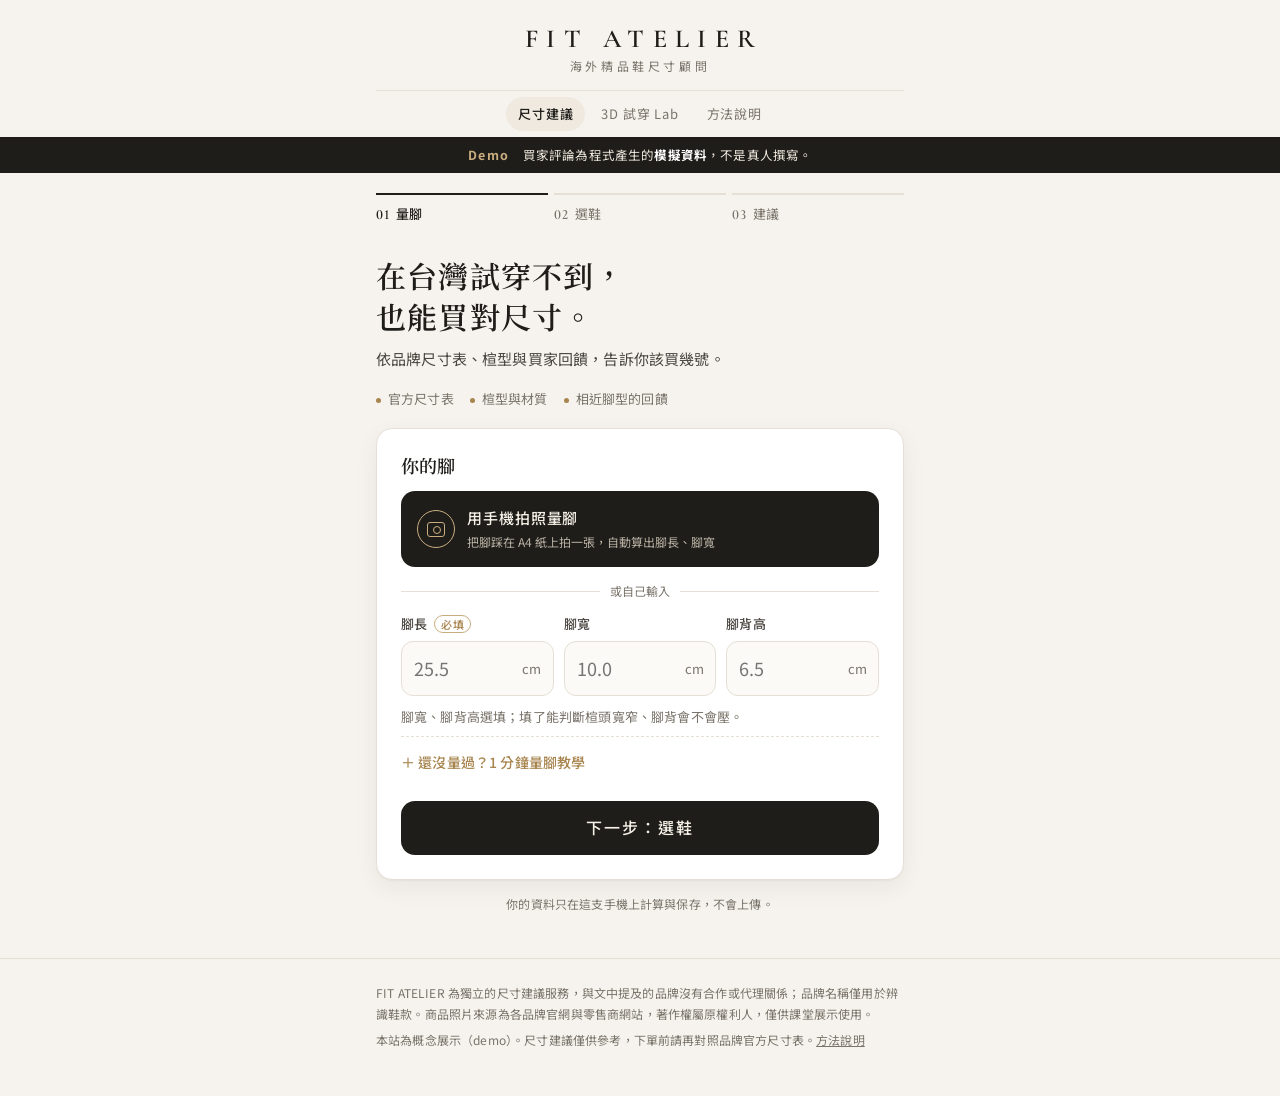
<file: index.html>
<!doctype html>
<html lang="zh-Hant-TW">
<head>
  <meta charset="utf-8">
  <meta name="viewport" content="width=device-width, initial-scale=1, viewport-fit=cover">
  <title>FIT ATELIER｜海外精品鞋尺寸顧問</title>
  <meta name="description" content="在台灣試穿不到，也能買對尺寸。輸入腳長與腳寬，依品牌尺寸表、楦型與買家回饋，建議你該買幾號。">
  <meta name="theme-color" content="#f6f3ee">
  <!-- 分享到 LINE / Facebook 時的預覽卡片 -->
  <meta property="og:type" content="website">
  <meta property="og:title" content="FIT ATELIER｜海外精品鞋尺寸顧問">
  <meta property="og:description" content="在台灣試穿不到，也能買對尺寸。依品牌尺寸表、楦型與買家回饋，建議你該買幾號。">
  <meta property="og:image" content="https://ollie0909.github.io/shoe-fit/og-image.png">
  <meta name="twitter:card" content="summary_large_image">
  <link rel="icon" href="data:image/svg+xml,%3Csvg xmlns='http://www.w3.org/2000/svg' viewBox='0 0 64 64'%3E%3Crect width='64' height='64' rx='14' fill='%231f1d1a'/%3E%3Ctext x='32' y='43' font-family='Georgia,serif' font-size='30' fill='%23c9ad7f' text-anchor='middle'%3EF%3C/text%3E%3C/svg%3E">
  <link rel="preconnect" href="https://fonts.googleapis.com">
  <link rel="preconnect" href="https://fonts.gstatic.com" crossorigin>
  <link href="https://fonts.googleapis.com/css2?family=Cormorant+Garamond:wght@500;600&family=Noto+Sans+TC:wght@400;500;700&family=Noto+Serif+TC:wght@500;600&display=swap" rel="stylesheet">
  <link rel="stylesheet" href="css/style.css">
</head>
<body>
  <header class="site-header">
    <div class="wrap">
      <a class="wordmark" href="./">FIT ATELIER</a>
      <p class="tagline">海外精品鞋尺寸顧問</p>
      <nav class="site-nav" aria-label="主選單">
        <a href="./" aria-current="page">尺寸建議</a>
        <a href="lab/">3D 試穿 Lab</a>
        <a href="about.html">方法說明</a>
      </nav>
    </div>
  </header>

  <div class="demo-banner" role="note">
    <div class="wrap"><strong>Demo</strong>　買家評論為程式產生的<b>模擬資料</b>，不是真人撰寫。</div>
  </div>

  <main class="wrap">
    <ol class="progress" aria-label="步驟">
      <li><button type="button" data-goto="foot"><span class="pnum">01</span>量腳</button></li>
      <li><button type="button" data-goto="shoe"><span class="pnum">02</span>選鞋</button></li>
      <li><button type="button" data-goto="result"><span class="pnum">03</span>建議</button></li>
    </ol>

    <!-- 步驟 1：量腳 -->
    <section class="screen" id="screen-foot" data-screen="foot" hidden>
      <div class="intro">
        <h1>在台灣試穿不到，<br>也能買對尺寸。</h1>
        <p>依品牌尺寸表、楦型與買家回饋，告訴你該買幾號。</p>
        <ul class="pillars">
          <li>官方尺寸表</li>
          <li>楦型與材質</li>
          <li>相近腳型的回饋</li>
        </ul>
      </div>

      <form id="foot-form" class="card" novalidate>
        <h2 class="card-title">你的腳</h2>
        <button type="button" class="scan-btn" data-footscan>
          <span class="scan-ico" aria-hidden="true"></span>
          <span><b>用手機拍照量腳</b><small>把腳踩在 A4 紙上拍一張，自動算出腳長、腳寬</small></span>
        </button>
        <p class="or-line"><span>或自己輸入</span></p>
        <div class="field-row three">
          <label class="field">
            <span class="field-label">腳長 <em>必填</em></span>
            <span class="input-unit">
              <input id="foot-length" type="number" inputmode="decimal" step="0.1" min="18" max="33" placeholder="25.5" required>
              <span>cm</span>
            </span>
          </label>
          <label class="field">
            <span class="field-label">腳寬</span>
            <span class="input-unit">
              <input id="foot-width" type="number" inputmode="decimal" step="0.1" min="6" max="14" placeholder="10.0">
              <span>cm</span>
            </span>
          </label>
          <label class="field">
            <span class="field-label">腳背高</span>
            <span class="input-unit">
              <input id="foot-instep" type="number" inputmode="decimal" step="0.1" min="4" max="10" placeholder="6.5">
              <span>cm</span>
            </span>
          </label>
        </div>
        <p class="field-help">腳寬、腳背高選填；填了能判斷楦頭寬窄、腳背會不會壓。</p>
        <p class="field-error" id="foot-error" role="alert" hidden></p>

        <details class="howto">
          <summary>還沒量過？1 分鐘量腳教學</summary>
          <div class="howto-body">
            <svg viewBox="0 0 240 150" class="howto-fig" role="img" aria-label="量腳示意圖：腳跟靠牆站在紙上，量最長的腳趾到腳跟，腳寬量最寬處">
              <rect x="6" y="6" width="10" height="138" class="fig-wall"/>
              <text x="11" y="80" class="fig-label" transform="rotate(-90 11 80)" text-anchor="middle">牆</text>
              <rect x="16" y="22" width="200" height="106" class="fig-paper"/>
              <path d="M24 75 C24 56 40 50 64 50 C100 48 140 44 172 46 C192 47 204 56 204 70 C204 84 192 96 172 98 C140 102 100 100 64 98 C40 98 24 94 24 75 Z" class="fig-foot"/>
              <line x1="24" y1="118" x2="204" y2="118" class="fig-dim"/>
              <line x1="24" y1="110" x2="24" y2="124" class="fig-dim"/>
              <line x1="204" y1="110" x2="204" y2="124" class="fig-dim"/>
              <text x="114" y="114" class="fig-label" text-anchor="middle">腳長：腳跟 → 最長腳趾</text>
              <line x1="150" y1="45" x2="150" y2="101" class="fig-dim fig-accent"/>
              <text x="156" y="38" class="fig-label fig-accent-text">腳寬：最寬處</text>
            </svg>
            <ol>
              <li>白紙一邊貼齊牆壁，<b>腳跟輕輕靠牆</b>站上去。</li>
              <li>標出<b>最長腳趾</b>的位置，量到牆的距離就是腳長。</li>
              <li>腳寬量腳掌<b>最寬處</b>（大拇趾根部到小趾根部外側）。</li>
              <li>腳背高：坐著、腳平放，量地面到腳背最高處（約鞋帶打結的位置）。</li>
              <li>兩腳都量、取較大值；傍晚量最準。</li>
            </ol>
          </div>
        </details>

        <button type="submit" class="btn-primary">下一步：選鞋</button>
      </form>
      <p class="privacy-note">你的資料只在這支手機上計算與保存，不會上傳。</p>
    </section>

    <!-- 步驟 2：選鞋 -->
    <section class="screen" id="screen-shoe" data-screen="shoe" hidden>
      <div class="screen-head">
        <h2>想買哪一雙？</h2>
        <button type="button" class="foot-chip" data-goto="foot" id="foot-chip"></button>
      </div>
      <div class="segmented" role="radiogroup" aria-label="男款或女款">
        <label><input type="radio" name="g" value="男" checked><span>男款</span></label>
        <label><input type="radio" name="g" value="女"><span>女款</span></label>
      </div>
      <div id="picker"></div>
      <div class="cta-spacer"></div>
    </section>

    <!-- 步驟 3：建議 -->
    <section class="screen" id="screen-result" data-screen="result" hidden aria-live="polite"></section>

    <p class="load-error" id="load-error" hidden></p>
  </main>

  <div class="cta-bar" id="cta-bar" hidden>
    <div class="wrap cta-inner">
      <p class="cta-sel" id="cta-sel">請選擇一雙鞋</p>
      <button type="button" class="btn-primary" id="cta-btn" disabled>查看建議尺寸</button>
    </div>
  </div>

  <footer class="site-footer">
    <div class="wrap">
      <p>FIT ATELIER 為獨立的尺寸建議服務，與文中提及的品牌沒有合作或代理關係；品牌名稱僅用於辨識鞋款。商品照片來源為各品牌官網與零售商網站，著作權屬原權利人，僅供課堂展示使用。</p>
      <p>本站為概念展示（demo）。尺寸建議僅供參考，下單前請再對照品牌官方尺寸表。<a href="about.html">方法說明</a></p>
    </div>
  </footer>

  <div class="toast" id="toast" role="status" hidden></div>

  <script type="module" src="js/app.js"></script>
</body>
</html>
</file>
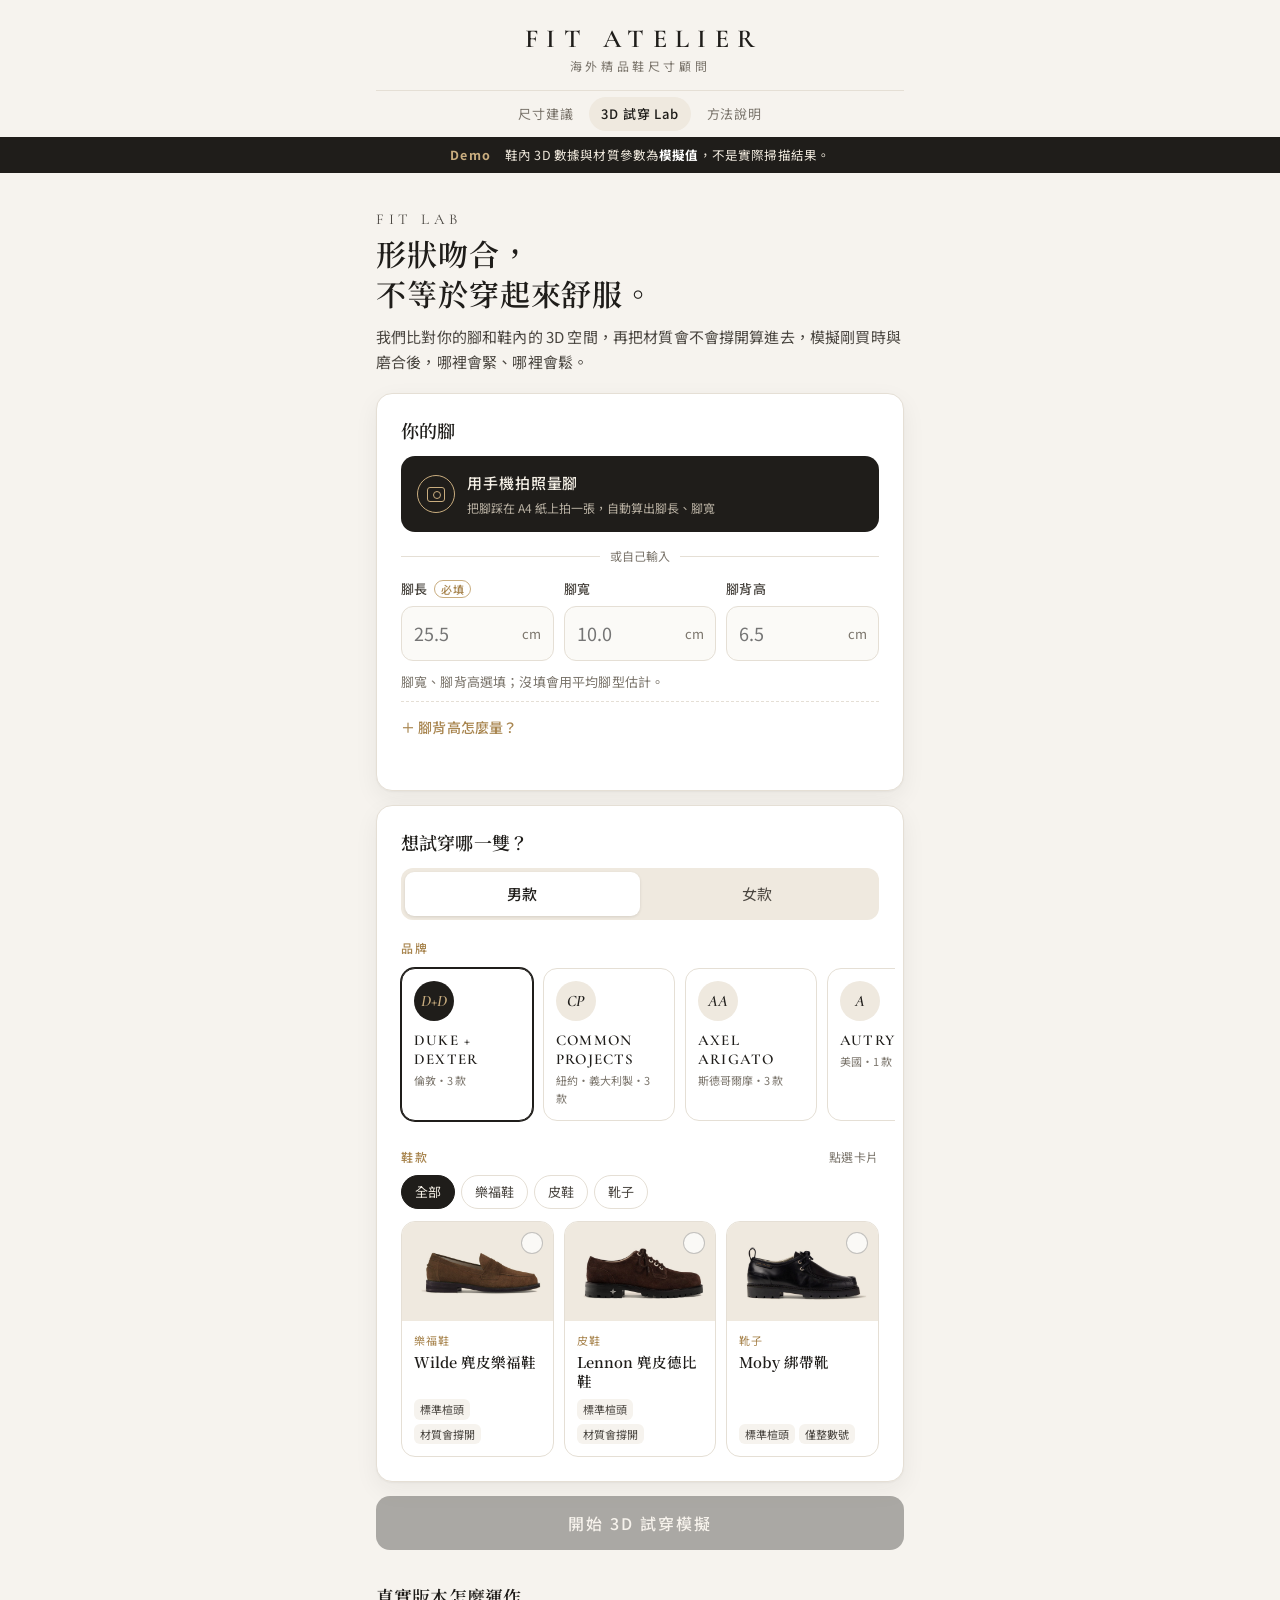
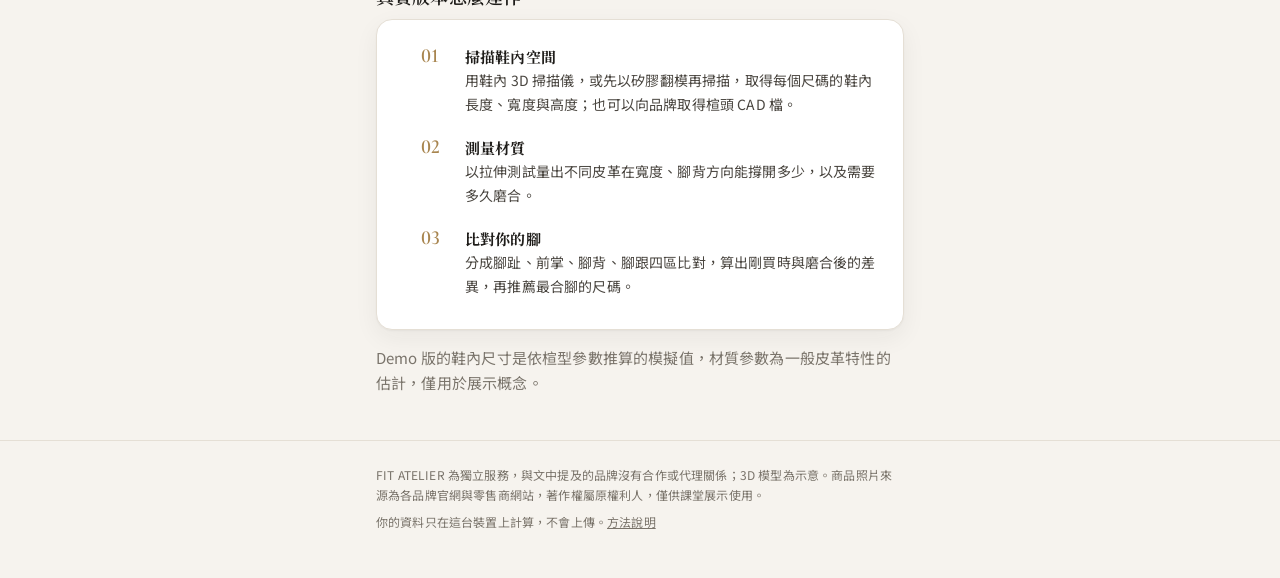
<file: lab/index.html>
<!doctype html>
<html lang="zh-Hant-TW">
<head>
  <meta charset="utf-8">
  <meta name="viewport" content="width=device-width, initial-scale=1, viewport-fit=cover">
  <title>3D 試穿 Lab｜FIT ATELIER</title>
  <meta name="description" content="用鞋內 3D 空間與材質延展性，模擬一雙鞋穿起來哪裡會緊、磨合後會不會改善。">
  <meta name="theme-color" content="#f6f3ee">
  <meta property="og:type" content="website">
  <meta property="og:title" content="3D 試穿 Lab｜FIT ATELIER">
  <meta property="og:description" content="鞋內 3D 空間 × 材質延展性，模擬一雙鞋穿起來哪裡會緊、磨合後會不會改善。">
  <meta property="og:image" content="https://ollie0909.github.io/shoe-fit/og-image.png">
  <meta name="twitter:card" content="summary_large_image">
  <link rel="icon" href="data:image/svg+xml,%3Csvg xmlns='http://www.w3.org/2000/svg' viewBox='0 0 64 64'%3E%3Crect width='64' height='64' rx='14' fill='%231f1d1a'/%3E%3Ctext x='32' y='43' font-family='Georgia,serif' font-size='30' fill='%23c9ad7f' text-anchor='middle'%3EF%3C/text%3E%3C/svg%3E">
  <link rel="preconnect" href="https://fonts.googleapis.com">
  <link rel="preconnect" href="https://fonts.gstatic.com" crossorigin>
  <link href="https://fonts.googleapis.com/css2?family=Cormorant+Garamond:wght@500;600&family=Noto+Sans+TC:wght@400;500;700&family=Noto+Serif+TC:wght@500;600&display=swap" rel="stylesheet">
  <link rel="stylesheet" href="../css/style.css">
  <script type="importmap">
    {
      "imports": {
        "three": "https://cdn.jsdelivr.net/npm/three@0.160.0/build/three.module.js",
        "three/addons/": "https://cdn.jsdelivr.net/npm/three@0.160.0/examples/jsm/"
      }
    }
  </script>
</head>
<body>
  <header class="site-header">
    <div class="wrap">
      <a class="wordmark" href="../">FIT ATELIER</a>
      <p class="tagline">海外精品鞋尺寸顧問</p>
      <nav class="site-nav" aria-label="主選單">
        <a href="../">尺寸建議</a>
        <a href="./" aria-current="page">3D 試穿 Lab</a>
        <a href="../about.html">方法說明</a>
      </nav>
    </div>
  </header>

  <div class="demo-banner" role="note">
    <div class="wrap"><strong>Demo</strong>　鞋內 3D 數據與材質參數為<b>模擬值</b>，不是實際掃描結果。</div>
  </div>

  <main class="wrap">
    <section class="lab-hero">
      <p class="lab-kicker">Fit Lab</p>
      <h1>形狀吻合，<br>不等於穿起來舒服。</h1>
      <p>我們比對你的腳和鞋內的 3D 空間，再把材質會不會撐開算進去，模擬剛買時與磨合後，哪裡會緊、哪裡會鬆。</p>
    </section>

    <form id="lab-form" class="card" novalidate>
      <h2 class="card-title">你的腳</h2>
      <button type="button" class="scan-btn" data-footscan>
        <span class="scan-ico" aria-hidden="true"></span>
        <span><b>用手機拍照量腳</b><small>把腳踩在 A4 紙上拍一張，自動算出腳長、腳寬</small></span>
      </button>
      <p class="or-line"><span>或自己輸入</span></p>
      <div class="field-row three">
        <label class="field">
          <span class="field-label">腳長 <em>必填</em></span>
          <span class="input-unit"><input id="lab-length" type="number" inputmode="decimal" step="0.1" min="18" max="33" placeholder="25.5" required><span>cm</span></span>
        </label>
        <label class="field">
          <span class="field-label">腳寬</span>
          <span class="input-unit"><input id="lab-width" type="number" inputmode="decimal" step="0.1" min="6" max="14" placeholder="10.0"><span>cm</span></span>
        </label>
        <label class="field">
          <span class="field-label">腳背高</span>
          <span class="input-unit"><input id="lab-instep" type="number" inputmode="decimal" step="0.1" min="4" max="10" placeholder="6.5"><span>cm</span></span>
        </label>
      </div>
      <p class="field-help">腳寬、腳背高選填；沒填會用平均腳型估計。</p>
      <p class="field-error" id="lab-error" role="alert" hidden></p>
      <details class="howto">
        <summary>腳背高怎麼量？</summary>
        <div class="howto-body">
          <ol>
            <li>坐著，腳自然平放在地上。</li>
            <li>找到腳背最高的地方（大約在腳長的一半、鞋帶打結的位置）。</li>
            <li>用尺垂直量地面到那一點的高度。一般成人約 6–7.5 cm。</li>
          </ol>
        </div>
      </details>
    </form>

    <div class="card">
      <h2 class="card-title">想試穿哪一雙？</h2>
      <div class="segmented" role="radiogroup" aria-label="男款或女款">
        <label><input type="radio" name="g" value="男" checked><span>男款</span></label>
        <label><input type="radio" name="g" value="女"><span>女款</span></label>
      </div>
      <div id="picker"></div>
    </div>

    <button type="button" class="btn-primary" id="run-btn" disabled>開始 3D 試穿模擬</button>

    <section id="lab-results" class="lab-results" hidden aria-live="polite">
      <div class="viewer-card">
        <div class="viewer" id="viewer"><span class="viewer-hint">拖曳旋轉・兩指縮放</span></div>
        <div class="viewer-controls">
          <div class="segmented" role="radiogroup" aria-label="剛買時或磨合後" style="margin:0">
            <label><input type="radio" name="mode" value="initial" checked><span>剛買時</span></label>
            <label><input type="radio" name="mode" value="after"><span id="after-label">磨合後</span></label>
          </div>
          <div class="legend">
            <span style="--c: var(--z-tight)">太緊</span>
            <span style="--c: var(--z-snug)">略緊</span>
            <span style="--c: var(--z-good)">剛好</span>
            <span style="--c: var(--z-loose)">偏鬆</span>
          </div>
          <div class="size-tabs" id="size-tabs"></div>
        </div>
      </div>

      <div class="card" id="lab-summary"></div>

      <div class="card">
        <h3 class="lab-section-title">四個區域的比對</h3>
        <ul class="zones" id="zones"></ul>
      </div>

      <div class="card" id="material-card"></div>

      <a class="lab-promo" id="to-size" href="../">
        <span class="lab-promo-k">對照買家回饋</span>
        <span class="lab-promo-t">看看腳長和你相近的人，最後都買幾號</span>
        <span class="lab-promo-arrow" aria-hidden="true">→</span>
      </a>
    </section>

    <section class="prose" style="padding-top:34px">
      <h2 style="margin-top:0">真實版本怎麼運作</h2>
      <div class="card">
        <ol class="how-steps">
          <li><span><b>掃描鞋內空間</b>用鞋內 3D 掃描儀，或先以矽膠翻模再掃描，取得每個尺碼的鞋內長度、寬度與高度；也可以向品牌取得楦頭 CAD 檔。</span></li>
          <li><span><b>測量材質</b>以拉伸測試量出不同皮革在寬度、腳背方向能撐開多少，以及需要多久磨合。</span></li>
          <li><span><b>比對你的腳</b>分成腳趾、前掌、腳背、腳跟四區比對，算出剛買時與磨合後的差異，再推薦最合腳的尺碼。</span></li>
        </ol>
      </div>
      <p class="small" style="color:var(--muted)">Demo 版的鞋內尺寸是依楦型參數推算的模擬值，材質參數為一般皮革特性的估計，僅用於展示概念。</p>
    </section>
  </main>

  <footer class="site-footer">
    <div class="wrap">
      <p>FIT ATELIER 為獨立服務，與文中提及的品牌沒有合作或代理關係；3D 模型為示意。商品照片來源為各品牌官網與零售商網站，著作權屬原權利人，僅供課堂展示使用。</p>
      <p>你的資料只在這台裝置上計算，不會上傳。<a href="../about.html">方法說明</a></p>
    </div>
  </footer>

  <div class="toast" id="toast" role="status" hidden></div>

  <script type="module" src="../js/lab.js"></script>
</body>
</html>
</file>
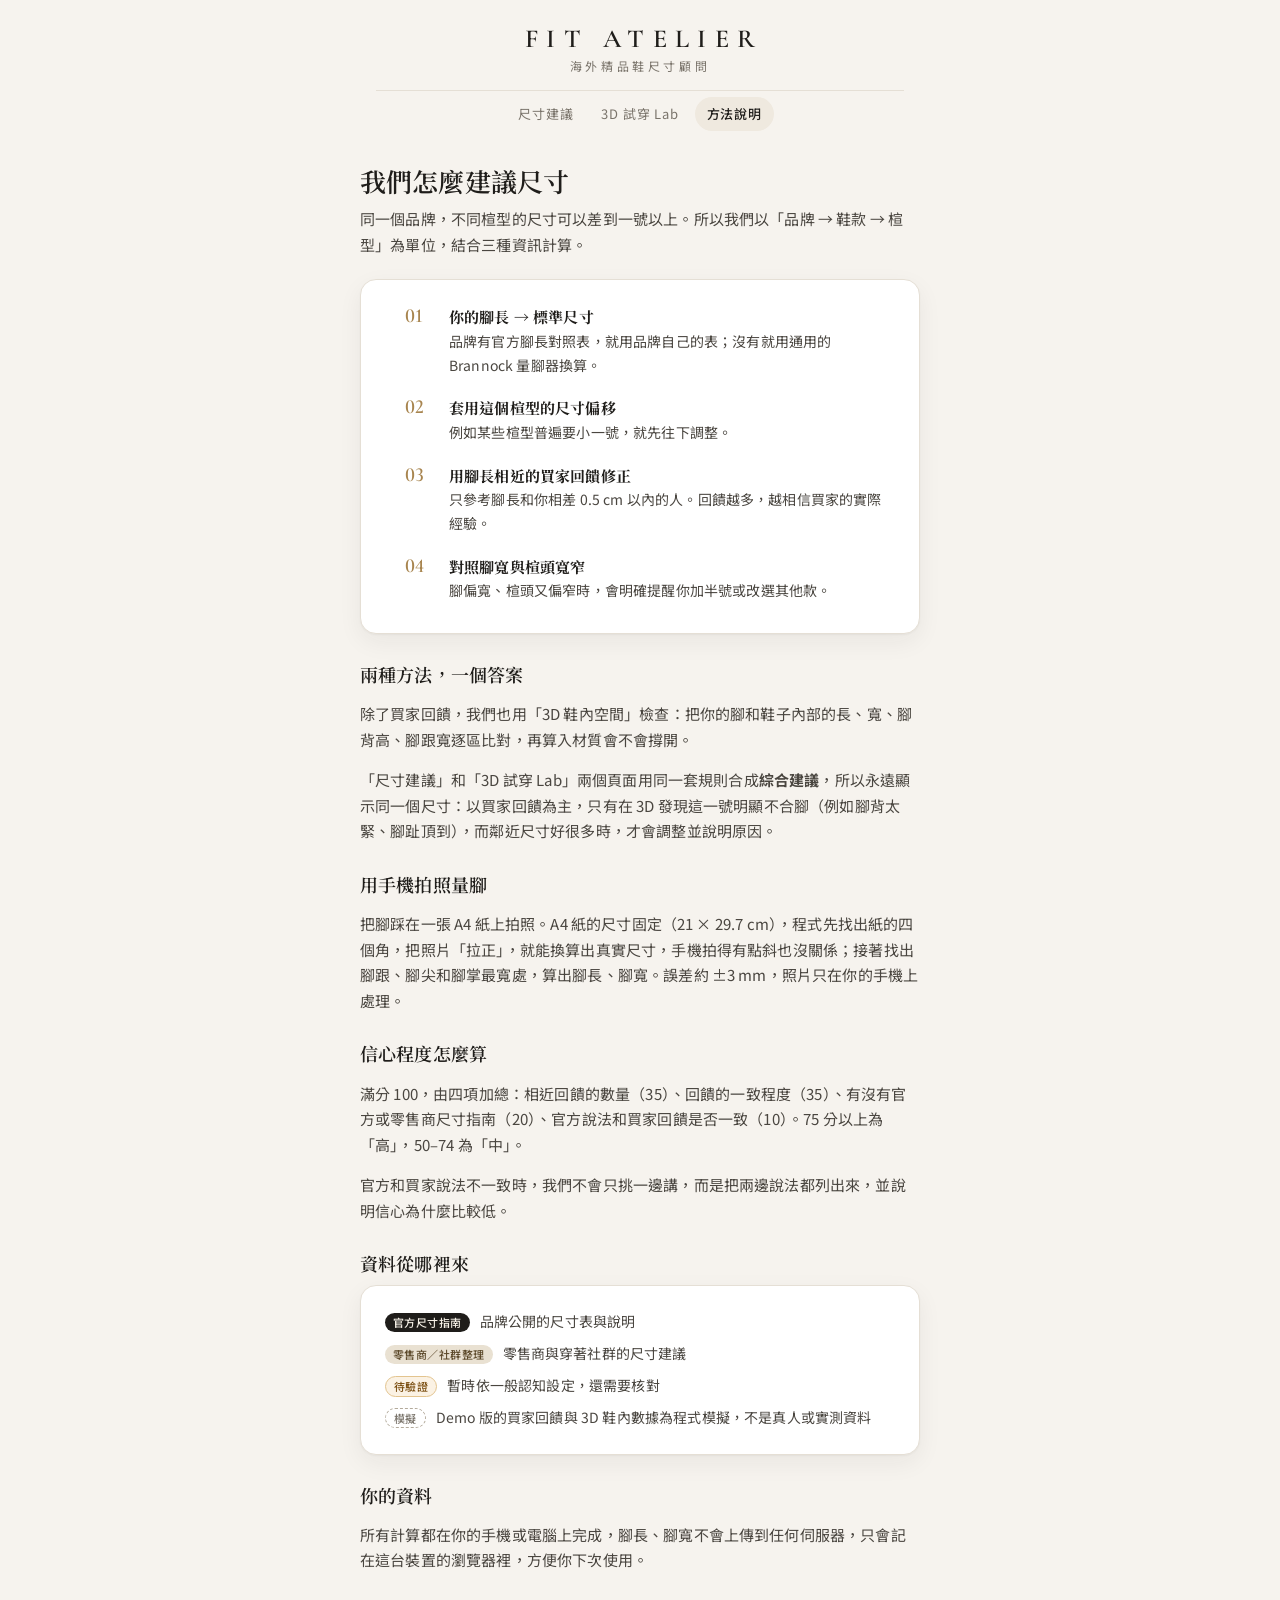
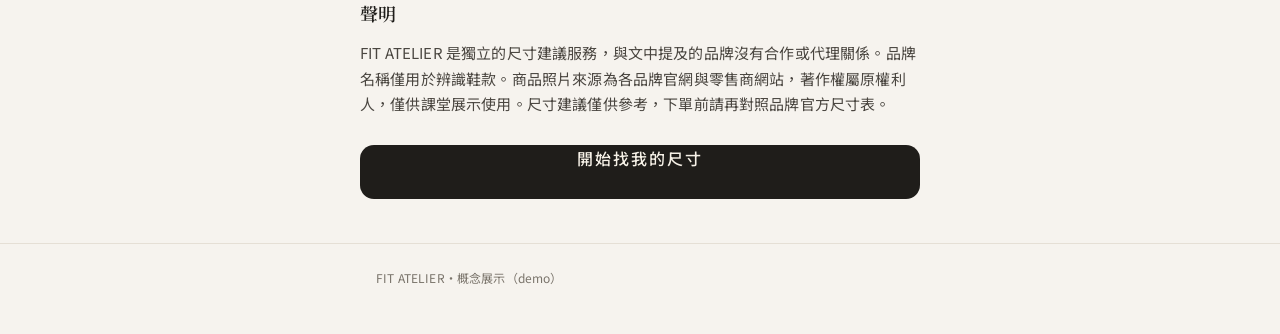
<file: about.html>
<!doctype html>
<html lang="zh-Hant-TW">
<head>
  <meta charset="utf-8">
  <meta name="viewport" content="width=device-width, initial-scale=1, viewport-fit=cover">
  <title>方法說明｜FIT ATELIER</title>
  <meta name="description" content="FIT ATELIER 如何依品牌尺寸表、楦型與買家回饋計算建議尺寸。">
  <meta name="theme-color" content="#f6f3ee">
  <meta property="og:title" content="方法說明｜FIT ATELIER">
  <meta property="og:image" content="https://ollie0909.github.io/shoe-fit/og-image.png">
  <link rel="icon" href="data:image/svg+xml,%3Csvg xmlns='http://www.w3.org/2000/svg' viewBox='0 0 64 64'%3E%3Crect width='64' height='64' rx='14' fill='%231f1d1a'/%3E%3Ctext x='32' y='43' font-family='Georgia,serif' font-size='30' fill='%23c9ad7f' text-anchor='middle'%3EF%3C/text%3E%3C/svg%3E">
  <link rel="preconnect" href="https://fonts.googleapis.com">
  <link rel="preconnect" href="https://fonts.gstatic.com" crossorigin>
  <link href="https://fonts.googleapis.com/css2?family=Cormorant+Garamond:wght@500;600&family=Noto+Sans+TC:wght@400;500;700&family=Noto+Serif+TC:wght@500;600&display=swap" rel="stylesheet">
  <link rel="stylesheet" href="css/style.css">
</head>
<body>
  <header class="site-header">
    <div class="wrap">
      <a class="wordmark" href="./">FIT ATELIER</a>
      <p class="tagline">海外精品鞋尺寸顧問</p>
      <nav class="site-nav" aria-label="主選單">
        <a href="./">尺寸建議</a>
        <a href="lab/">3D 試穿 Lab</a>
        <a href="about.html" aria-current="page">方法說明</a>
      </nav>
    </div>
  </header>

  <main class="wrap prose">
    <h1>我們怎麼建議尺寸</h1>
    <p class="lead">同一個品牌，不同楦型的尺寸可以差到一號以上。所以我們以「品牌 → 鞋款 → 楦型」為單位，結合三種資訊計算。</p>

    <div class="card">
      <ol class="how-steps">
        <li><span><b>你的腳長 → 標準尺寸</b>品牌有官方腳長對照表，就用品牌自己的表；沒有就用通用的 Brannock 量腳器換算。</span></li>
        <li><span><b>套用這個楦型的尺寸偏移</b>例如某些楦型普遍要小一號，就先往下調整。</span></li>
        <li><span><b>用腳長相近的買家回饋修正</b>只參考腳長和你相差 0.5 cm 以內的人。回饋越多，越相信買家的實際經驗。</span></li>
        <li><span><b>對照腳寬與楦頭寬窄</b>腳偏寬、楦頭又偏窄時，會明確提醒你加半號或改選其他款。</span></li>
      </ol>
    </div>

    <h2>兩種方法，一個答案</h2>
    <p>除了買家回饋，我們也用「3D 鞋內空間」檢查：把你的腳和鞋子內部的長、寬、腳背高、腳跟寬逐區比對，再算入材質會不會撐開。</p>
    <p>「尺寸建議」和「3D 試穿 Lab」兩個頁面用同一套規則合成<b>綜合建議</b>，所以永遠顯示同一個尺寸：以買家回饋為主，只有在 3D 發現這一號明顯不合腳（例如腳背太緊、腳趾頂到），而鄰近尺寸好很多時，才會調整並說明原因。</p>

    <h2>用手機拍照量腳</h2>
    <p>把腳踩在一張 A4 紙上拍照。A4 紙的尺寸固定（21 × 29.7 cm），程式先找出紙的四個角，把照片「拉正」，就能換算出真實尺寸，手機拍得有點斜也沒關係；接著找出腳跟、腳尖和腳掌最寬處，算出腳長、腳寬。誤差約 ±3 mm，照片只在你的手機上處理。</p>

    <h2>信心程度怎麼算</h2>
    <p>滿分 100，由四項加總：相近回饋的數量（35）、回饋的一致程度（35）、有沒有官方或零售商尺寸指南（20）、官方說法和買家回饋是否一致（10）。75 分以上為「高」，50–74 為「中」。</p>
    <p>官方和買家說法不一致時，我們不會只挑一邊講，而是把兩邊說法都列出來，並說明信心為什麼比較低。</p>

    <h2>資料從哪裡來</h2>
    <div class="card source-key">
      <div><span class="tag tag-official">官方尺寸指南</span><span>品牌公開的尺寸表與說明</span></div>
      <div><span class="tag tag-retailer">零售商／社群整理</span><span>零售商與穿著社群的尺寸建議</span></div>
      <div><span class="tag tag-unverified">待驗證</span><span>暫時依一般認知設定，還需要核對</span></div>
      <div><span class="tag tag-sim">模擬</span><span>Demo 版的買家回饋與 3D 鞋內數據為程式模擬，不是真人或實測資料</span></div>
    </div>

    <h2>你的資料</h2>
    <p>所有計算都在你的手機或電腦上完成，腳長、腳寬不會上傳到任何伺服器，只會記在這台裝置的瀏覽器裡，方便你下次使用。</p>

    <h2>聲明</h2>
    <p>FIT ATELIER 是獨立的尺寸建議服務，與文中提及的品牌沒有合作或代理關係。品牌名稱僅用於辨識鞋款。商品照片來源為各品牌官網與零售商網站，著作權屬原權利人，僅供課堂展示使用。尺寸建議僅供參考，下單前請再對照品牌官方尺寸表。</p>

    <p style="margin-top:28px"><a class="btn-primary" href="./">開始找我的尺寸</a></p>
  </main>

  <footer class="site-footer">
    <div class="wrap"><p>FIT ATELIER・概念展示（demo）</p></div>
  </footer>
</body>
</html>
</file>
<file: css/style.css>
/* =========================================================
   FIT ATELIER — 共用樣式（首頁、方法說明、3D 試穿 Lab）
   顏色都定義在 :root，改這裡就能換整體配色
   ========================================================= */
:root {
  --bg: #f6f3ee;
  --surface: #ffffff;
  --surface-2: #efe9df;
  --ink: #1f1d1a;
  --ink-soft: #4a4640;
  --muted: #7a746b;
  --line: #e5dfd5;
  --gold: #a8854f;
  --gold-soft: #c9ad7f;
  --hero-bg: #1f1d1a;
  --hero-ink: #f6f1e7;

  --warn-bg: #fbf2e4;
  --warn-line: #e3c48f;
  --warn-ink: #7a4d0f;
  --alert-bg: #f8ebe7;
  --alert-line: #dfb3a6;
  --alert-ink: #7b3424;
  --ok-bg: #edf3ec;
  --ok-line: #bcd2b8;
  --ok-ink: #2f5a2b;
  --sim-bg: #f3f1ec;

  /* 3D Lab 的壓力顏色 */
  --z-tight: #c0503a;
  --z-snug: #d9a03f;
  --z-good: #6f9a63;
  --z-loose: #5f86b0;

  --serif: "Noto Serif TC", "Songti TC", serif;
  --sans: "Noto Sans TC", "PingFang TC", "Microsoft JhengHei", system-ui, sans-serif;
  --display: "Cormorant Garamond", "Noto Serif TC", Georgia, serif;

  --radius: 16px;
  --shadow: 0 1px 2px rgba(31, 29, 26, 0.04), 0 8px 24px rgba(31, 29, 26, 0.06);
  color-scheme: light;
}

* { box-sizing: border-box; }
html { -webkit-text-size-adjust: 100%; }
body {
  margin: 0;
  background: var(--bg);
  color: var(--ink);
  font-family: var(--sans);
  font-variant-numeric: lining-nums; /* 數字等高，避免 Cormorant 的舊式數字 */
  font-size: 16px;
  line-height: 1.7;
  letter-spacing: 0.01em;
  -webkit-tap-highlight-color: transparent;
}
.wrap { max-width: 560px; margin: 0 auto; padding: 0 16px; }
h1, h2, h3, h4 { font-family: var(--serif); font-weight: 600; line-height: 1.35; margin: 0; }
b, strong { font-weight: 700; }
a { color: inherit; }
button { font: inherit; color: inherit; }
[hidden] { display: none !important; }
.muted { color: var(--muted); font-size: 14px; margin: 0 0 10px; }
.small { font-size: 13px; }

/* ===== 頁首 ===== */
.site-header { padding: 22px 0 0; text-align: center; }
.wordmark {
  display: inline-block;
  font-family: var(--display);
  font-size: 26px;
  font-weight: 600;
  letter-spacing: 0.32em;
  padding-left: 0.32em;
  text-decoration: none;
  line-height: 1.3;
}
.tagline { margin: 0; font-size: 12px; letter-spacing: 0.3em; color: var(--muted); }
.site-nav {
  display: flex;
  justify-content: center;
  gap: 4px;
  margin: 14px 0 0;
  border-top: 1px solid var(--line);
  padding: 6px 0;
}
.site-nav a {
  font-size: 13px;
  text-decoration: none;
  color: var(--muted);
  padding: 6px 12px;
  border-radius: 99px;
  letter-spacing: 0.06em;
}
.site-nav a[aria-current="page"] { color: var(--ink); background: var(--surface-2); font-weight: 500; }

.demo-banner { background: var(--ink); color: #efe8dc; font-size: 12.5px; line-height: 1.6; padding: 8px 0; text-align: center; }
.demo-banner strong { color: var(--gold-soft); letter-spacing: 0.12em; }
.demo-banner b { color: #fff; }

/* ===== 步驟進度 ===== */
.progress {
  list-style: none;
  display: grid;
  grid-template-columns: repeat(3, 1fr);
  gap: 6px;
  padding: 0;
  margin: 20px 0 6px;
}
.progress button {
  width: 100%;
  background: none;
  border: 0;
  border-top: 2px solid var(--line);
  padding: 8px 0 0;
  font-size: 13px;
  color: var(--muted);
  text-align: left;
  cursor: pointer;
  letter-spacing: 0.06em;
}
.progress button:disabled { cursor: default; }
.pnum { font-family: var(--display); font-weight: 600; margin-right: 6px; font-size: 14px; }
.progress .is-done button { border-top-color: var(--gold-soft); color: var(--ink-soft); }
.progress .is-current button { border-top-color: var(--ink); color: var(--ink); font-weight: 500; }

/* ===== 畫面切換動畫 ===== */
.screen { animation: rise 0.35s ease both; }
@keyframes rise { from { opacity: 0; transform: translateY(8px); } to { opacity: 1; transform: none; } }
@media (prefers-reduced-motion: reduce) { .screen, .hero, .lab-results { animation: none !important; } }

/* ===== 開場 ===== */
.intro { padding: 22px 0 18px; }
.intro h1 { font-size: 27px; letter-spacing: 0.04em; }
.intro p { color: var(--ink-soft); margin: 10px 0 0; font-size: 15px; }
.pillars { list-style: none; padding: 0; margin: 16px 0 0; display: flex; flex-wrap: wrap; gap: 6px 16px; font-size: 13px; color: var(--muted); }
.pillars li::before { content: ""; display: inline-block; width: 5px; height: 5px; border-radius: 50%; background: var(--gold); margin-right: 7px; vertical-align: middle; }

/* ===== 卡片 ===== */
.card {
  background: var(--surface);
  border: 1px solid var(--line);
  border-radius: var(--radius);
  padding: 20px 18px;
  margin-bottom: 14px;
  box-shadow: var(--shadow);
}
.card-title { font-size: 18px; margin-bottom: 14px; }

/* ===== 表單 ===== */
.field-row { display: grid; grid-template-columns: minmax(0, 1fr) minmax(0, 1fr); gap: 12px; }
.field-row.three { grid-template-columns: repeat(3, minmax(0, 1fr)); gap: 10px; }
.field { display: block; margin-bottom: 6px; }
.field-label { display: block; font-size: 13px; color: var(--ink-soft); margin-bottom: 6px; font-weight: 500; white-space: nowrap; }
.field-label em { font-style: normal; font-size: 11px; color: var(--gold); border: 1px solid var(--gold-soft); border-radius: 99px; padding: 0 6px; margin-left: 4px; }
.field-label em.optional { color: var(--muted); border-color: var(--line); }
.field-help { font-size: 13px; color: var(--muted); margin: 4px 0 8px; }
input[type="number"] {
  width: 100%;
  min-width: 0;
  font: inherit;
  font-size: 18px; /* 16px 以上避免 iPhone 自動放大 */
  color: var(--ink);
  background: #fbfaf7;
  border: 1px solid var(--line);
  border-radius: 12px;
  padding: 11px 12px;
  min-height: 52px;
  appearance: none;
  -webkit-appearance: none;
  -moz-appearance: textfield;
}
input::-webkit-outer-spin-button, input::-webkit-inner-spin-button { -webkit-appearance: none; margin: 0; }
input:focus { outline: none; border-color: var(--gold); box-shadow: 0 0 0 3px rgba(168, 133, 79, 0.18); }
input[aria-invalid="true"] { border-color: var(--alert-line); }
.input-unit { position: relative; display: block; }
.input-unit input { padding-right: 40px; }
.input-unit > span { position: absolute; right: 12px; top: 50%; transform: translateY(-50%); font-size: 13px; color: var(--muted); pointer-events: none; }
.field-error { color: var(--alert-ink); font-size: 13px; margin: 0 0 10px; }
.privacy-note { text-align: center; font-size: 12px; color: var(--muted); margin: 4px 0 0; }

.howto { border-top: 1px dashed var(--line); margin: 8px 0 18px; padding-top: 6px; }
.howto summary { cursor: pointer; font-size: 14px; color: var(--gold); font-weight: 500; list-style: none; padding: 8px 0; }
.howto summary::-webkit-details-marker { display: none; }
.howto summary::before { content: "＋ "; }
.howto[open] summary::before { content: "－ "; }
.howto-body { font-size: 14px; color: var(--ink-soft); }
.howto-body ol { padding-left: 20px; margin: 10px 0 0; }
.howto-body li { margin-bottom: 4px; }
.howto-fig { width: 100%; max-width: 360px; display: block; margin: 6px auto 0; }
.fig-wall { fill: #cfc6b8; }
.fig-paper { fill: #fbfaf7; stroke: var(--line); }
.fig-foot { fill: #efe6d8; stroke: var(--ink-soft); stroke-width: 1.2; }
.fig-dim { stroke: var(--ink-soft); stroke-width: 1.2; }
.fig-accent { stroke: var(--gold); stroke-dasharray: 3 3; }
.fig-label { font-size: 10px; fill: var(--ink-soft); font-family: var(--sans); }
.fig-accent-text { fill: var(--gold); }

/* ===== 按鈕 ===== */
.btn-primary {
  display: block;
  width: 100%;
  font-size: 16px;
  font-weight: 500;
  letter-spacing: 0.12em;
  color: var(--hero-ink);
  background: var(--ink);
  border: 0;
  border-radius: 14px;
  min-height: 54px;
  cursor: pointer;
  text-align: center;
  text-decoration: none;
  transition: transform 0.1s, opacity 0.2s;
}
.btn-primary:disabled { opacity: 0.35; cursor: default; }
.btn-primary:not(:disabled):active { transform: scale(0.99); }
.btn-outline {
  display: flex;
  align-items: center;
  justify-content: center;
  min-height: 54px;
  border: 1px solid var(--ink);
  border-radius: 14px;
  text-decoration: none;
  font-weight: 500;
  letter-spacing: 0.1em;
  background: transparent;
}
.btn-outline:active { background: var(--surface-2); }
.link-btn { background: none; border: 0; color: var(--muted); font-size: 14px; padding: 10px; cursor: pointer; text-decoration: underline; text-underline-offset: 3px; }

/* ===== 選鞋畫面 ===== */
.screen-head { display: flex; align-items: center; justify-content: space-between; gap: 12px; margin: 18px 0 14px; }
.screen-head h2 { font-size: 22px; }
.foot-chip { background: var(--surface); border: 1px solid var(--line); border-radius: 99px; font-size: 12px; color: var(--ink-soft); padding: 6px 12px; cursor: pointer; white-space: nowrap; }

.segmented { display: grid; grid-template-columns: 1fr 1fr; background: var(--surface-2); border-radius: 12px; padding: 4px; margin-bottom: 18px; }
.segmented label { position: relative; }
.segmented input { position: absolute; opacity: 0; inset: 0; }
.segmented span { display: block; text-align: center; padding: 9px 0; border-radius: 9px; font-size: 15px; color: var(--ink-soft); cursor: pointer; transition: background 0.15s, color 0.15s; }
.segmented input:checked + span { background: var(--surface); color: var(--ink); font-weight: 500; box-shadow: 0 1px 3px rgba(31, 29, 26, 0.12); }
.segmented input:focus-visible + span { outline: 2px solid var(--gold); }

.picker-label { font-size: 12px; letter-spacing: 0.2em; color: var(--gold); font-weight: 500; margin: 0 0 8px; }
.picker-label-row { display: flex; justify-content: space-between; margin-top: 18px; }
.picker-hint { letter-spacing: 0.05em; color: var(--muted); font-weight: 400; }

/* 品牌卡片（可左右滑動） */
.brand-rail {
  display: flex;
  gap: 10px;
  overflow-x: auto;
  scroll-snap-type: x mandatory;
  scroll-padding: 0 16px;
  margin: 0 -16px;
  padding: 2px 16px 8px;
  scrollbar-width: none;
}
.brand-rail::-webkit-scrollbar { display: none; }
.brand-card {
  flex: 0 0 132px;
  scroll-snap-align: start;
  display: flex;
  flex-direction: column;
  align-items: flex-start;
  gap: 2px;
  text-align: left;
  background: var(--surface);
  border: 1px solid var(--line);
  border-radius: 14px;
  padding: 12px;
  cursor: pointer;
  transition: border-color 0.15s, box-shadow 0.15s;
}
.brand-card .mono {
  width: 40px;
  height: 40px;
  border-radius: 50%;
  display: grid;
  place-items: center;
  font-family: var(--display);
  font-style: italic;
  font-weight: 600;
  font-size: 16px;
  letter-spacing: 0.02em;
  background: var(--surface-2);
  color: var(--ink);
  margin-bottom: 8px;
}
.brand-card .bname { font-family: var(--display); font-weight: 600; font-size: 15px; letter-spacing: 0.08em; text-transform: uppercase; line-height: 1.25; }
.brand-card .borigin { font-size: 11px; color: var(--muted); }
.brand-card.is-on { border-color: var(--ink); box-shadow: 0 0 0 1px var(--ink); }
.brand-card.is-on .mono { background: var(--ink); color: var(--gold-soft); }

.chips { display: flex; gap: 6px; flex-wrap: wrap; margin-bottom: 12px; }
.chip { background: transparent; border: 1px solid var(--line); border-radius: 99px; padding: 5px 13px; font-size: 13px; color: var(--ink-soft); cursor: pointer; }
.chip.is-on { background: var(--ink); border-color: var(--ink); color: var(--hero-ink); }

/* 鞋款卡片 */
.model-grid { display: grid; grid-template-columns: repeat(2, minmax(0, 1fr)); gap: 10px; }
.model-card {
  position: relative;
  display: flex;
  flex-direction: column;
  text-align: left;
  background: var(--surface);
  border: 1px solid var(--line);
  border-radius: 14px;
  padding: 0 0 12px;
  overflow: hidden;
  cursor: pointer;
  transition: border-color 0.15s, box-shadow 0.15s, transform 0.15s;
}
.model-card:active { transform: scale(0.985); }
.model-art { display: block; background: var(--surface-2); padding: 14px 6px 6px; margin-bottom: 10px; aspect-ratio: 16 / 10; }
.model-art svg, .model-art img { width: 100%; height: 100%; object-fit: contain; display: block; }
.model-cat { font-size: 11px; color: var(--gold); letter-spacing: 0.1em; padding: 0 12px; }
.model-name { font-family: var(--serif); font-weight: 600; font-size: 14.5px; line-height: 1.35; padding: 2px 12px 8px; }
.model-tags { display: flex; flex-wrap: wrap; gap: 4px; padding: 0 12px; margin-top: auto; }
.model-tags span { font-size: 11px; color: var(--ink-soft); background: var(--bg); border-radius: 6px; padding: 1px 6px; }
.model-check {
  position: absolute;
  top: 10px;
  right: 10px;
  width: 22px;
  height: 22px;
  border-radius: 50%;
  border: 1.5px solid rgba(31, 29, 26, 0.25);
  background: rgba(255, 255, 255, 0.7);
}
.model-card.is-on { border-color: var(--ink); box-shadow: 0 0 0 1px var(--ink); }
.model-card.is-on .model-check { background: var(--ink); border-color: var(--ink); }
.model-card.is-on .model-check::after { content: ""; position: absolute; left: 7px; top: 3px; width: 5px; height: 10px; border: solid var(--gold-soft); border-width: 0 2px 2px 0; transform: rotate(45deg); }

.cta-spacer { height: 96px; }
.cta-bar {
  position: fixed;
  left: 0;
  right: 0;
  bottom: 0;
  z-index: 5;
  background: rgba(246, 243, 238, 0.94);
  backdrop-filter: blur(10px);
  -webkit-backdrop-filter: blur(10px);
  border-top: 1px solid var(--line);
  padding: 10px 0 calc(10px + env(safe-area-inset-bottom));
}
.cta-inner { display: flex; align-items: center; gap: 12px; }
.cta-sel { flex: 1; min-width: 0; margin: 0; font-size: 12px; color: var(--muted); line-height: 1.4; }
.cta-sel b { display: block; color: var(--ink); font-size: 14px; font-family: var(--serif); white-space: nowrap; overflow: hidden; text-overflow: ellipsis; }
.cta-bar .btn-primary { width: auto; flex: none; padding: 0 22px; min-height: 50px; font-size: 15px; letter-spacing: 0.06em; }

/* ===== 結果 ===== */
.hero {
  background: var(--hero-bg);
  color: var(--hero-ink);
  border-radius: 20px;
  padding: 0 20px 18px;
  margin-top: 18px;
  overflow: hidden;
  box-shadow: 0 12px 32px rgba(31, 29, 26, 0.18);
  animation: rise 0.45s ease both;
}
.hero-art { background: var(--surface-2); margin: 0 -20px 18px; padding: 20px 30px 8px; aspect-ratio: 16 / 7; }
.hero-art svg, .hero-art img { width: 100%; height: 100%; object-fit: contain; display: block; }
.eyebrow { margin: 0; font-size: 12px; letter-spacing: 0.25em; color: var(--gold-soft); }
.hero-model { margin: 4px 0 0; font-family: var(--display); font-size: 16px; letter-spacing: 0.12em; text-transform: uppercase; color: #e9e2d4; }
.hero-model span { display: block; font-family: var(--serif); text-transform: none; letter-spacing: 0.02em; font-size: 15px; color: #cfc7b8; }
.size-big { font-family: var(--display); font-size: 72px; font-weight: 600; line-height: 1; margin: 14px 0 6px; letter-spacing: 0.01em; }
.size-big small { font-size: 26px; letter-spacing: 0.1em; margin-right: 8px; color: var(--gold-soft); }
.hero-system { margin: 0; font-size: 13px; color: #b9b1a3; }
.conversions { display: grid; grid-template-columns: repeat(3, 1fr); margin: 18px 0 0; border-top: 1px solid #3a3631; padding-top: 14px; }
.conversions div { text-align: center; }
.conversions div + div { border-left: 1px solid #3a3631; }
.conversions dt { font-size: 11px; color: #a39b8d; letter-spacing: 0.12em; }
.conversions dd { margin: 2px 0 0; font-family: var(--display); font-size: 26px; font-weight: 600; }
.hero-foot { display: flex; align-items: center; justify-content: space-between; gap: 10px; margin-top: 16px; padding-top: 14px; border-top: 1px solid #3a3631; }
.conf-pill { font-size: 13px; font-weight: 500; padding: 4px 12px; border-radius: 99px; border: 1px solid currentColor; }
.hero .conf-高 { color: #a9d19f; }
.hero .conf-中 { color: #e9c27f; }
.hero .conf-低 { color: #eba08f; }
.hero-basis { font-size: 12px; color: #a39b8d; }

.insight {
  font-family: var(--serif);
  font-size: 16px;
  line-height: 1.65;
  margin: 18px 2px 16px;
  padding-left: 14px;
  border-left: 2px solid var(--gold);
}
.insight-alert { border-left-color: var(--alert-ink); }
.insight-warn { border-left-color: var(--warn-line); }

.alert { border-radius: var(--radius); padding: 16px; margin-bottom: 12px; border: 1px solid; }
.alert h3 { font-size: 16px; margin-bottom: 6px; }
.alert p { margin: 0 0 6px; font-size: 14px; }
.alert-strong { background: var(--alert-bg); border-color: var(--alert-line); color: var(--alert-ink); }
.alert-mild { background: var(--warn-bg); border-color: var(--warn-line); color: var(--warn-ink); }
.muted-in { opacity: 0.85; font-size: 13px !important; }
.suggest p { font-size: 13px; margin: 10px 0 6px; }
.suggest-list { display: grid; gap: 6px; }
.suggest-item { display: flex; align-items: center; gap: 10px; background: rgba(255, 255, 255, 0.7); border-radius: 10px; padding: 6px 10px 6px 6px; font-size: 12px; color: var(--ink-soft); }
.suggest-item b { display: block; color: var(--ink); font-family: var(--serif); font-size: 14px; }
.suggest-art { flex: none; width: 70px; height: 38px; background: var(--surface-2); border-radius: 6px; padding: 2px; }
.suggest-art svg, .suggest-art img { width: 100%; height: 100%; object-fit: contain; display: block; }
.diverge-grid { display: grid; gap: 8px; margin: 10px 0; }
.diverge-grid > div { background: rgba(255, 255, 255, 0.7); border-radius: 10px; padding: 10px 12px; color: var(--ink); }
.diverge-grid h4 { margin: 0 0 4px; font-size: 13px; color: var(--warn-ink); font-family: var(--sans); font-weight: 700; }
.diverge-grid p { margin: 0; font-size: 14px; }

/* 收合區塊 */
.acc-group { background: var(--surface); border: 1px solid var(--line); border-radius: var(--radius); box-shadow: var(--shadow); margin: 16px 0; overflow: hidden; }
.acc + .acc { border-top: 1px solid var(--line); }
.acc summary {
  list-style: none;
  cursor: pointer;
  padding: 16px 44px 16px 18px;
  position: relative;
  display: flex;
  flex-direction: column;
  gap: 2px;
}
.acc summary::-webkit-details-marker { display: none; }
.acc summary > span { font-family: var(--serif); font-weight: 600; font-size: 16px; }
.acc summary small { font-size: 12px; color: var(--muted); }
.acc summary::after {
  content: "";
  position: absolute;
  right: 20px;
  top: 50%;
  width: 8px;
  height: 8px;
  border: solid var(--muted);
  border-width: 0 1.5px 1.5px 0;
  transform: translateY(-70%) rotate(45deg);
  transition: transform 0.2s;
}
.acc[open] summary::after { transform: translateY(-30%) rotate(-135deg); }
.acc-body { padding: 0 18px 18px; font-size: 14px; animation: rise 0.25s ease both; }
.acc-body > p { margin: 0 0 10px; }
.sub { font-size: 14px; margin: 18px 0 8px; }
.steps { margin: 0; padding-left: 20px; color: var(--ink-soft); font-size: 13.5px; }
.steps li { margin-bottom: 6px; }
.meter { height: 6px; background: #eee9e0; border-radius: 99px; overflow: hidden; }
.meter > span { display: block; height: 100%; background: var(--gold); border-radius: 99px; }
.conf-parts { list-style: none; padding: 0; margin: 8px 0 0; }
.conf-parts li { display: grid; grid-template-columns: 1fr auto; gap: 0 10px; padding: 9px 0; border-top: 1px solid var(--line); }
.conf-parts .pts { font-family: var(--display); font-size: 17px; font-weight: 600; white-space: nowrap; }
.conf-parts .pts small { color: var(--muted); font-size: 13px; }
.conf-parts .detail { grid-column: 1 / -1; font-size: 12.5px; color: var(--muted); }

.headline { font-family: var(--serif); font-size: 18px; margin: 0 0 4px; }
.bars { margin: 10px 0; }
.bar { display: grid; grid-template-columns: 70px 1fr 40px; align-items: center; gap: 8px; font-size: 13px; margin-bottom: 6px; }
.bar-track { height: 9px; background: #eee9e0; border-radius: 99px; overflow: hidden; }
.bar-fill { display: block; height: 100%; background: #cfc2ab; border-radius: 99px; }
.bar.top .bar-fill { background: var(--gold); }
.bar.top { font-weight: 700; }
.bar .pct { text-align: right; font-variant-numeric: tabular-nums; }
.review { padding: 12px 0; border-top: 1px dashed #d6cec0; }
.review p { margin: 0; }
.review-meta { font-size: 12px; color: var(--muted); display: flex; flex-wrap: wrap; gap: 2px 10px; margin-bottom: 4px; }
.fit-pill { font-size: 11px; border-radius: 99px; padding: 0 8px; font-weight: 500; }
.fit-剛好 { background: var(--ok-bg); color: var(--ok-ink); }
.fit-太小 { background: var(--alert-bg); color: var(--alert-ink); }
.fit-太大 { background: var(--warn-bg); color: var(--warn-ink); }
.facts { list-style: none; padding: 0; margin: 0; }
.facts li { padding: 10px 0; border-top: 1px solid var(--line); }
.facts li:first-child { border-top: 0; padding-top: 0; }
.facts .k, .spec dt { display: block; font-size: 12px; color: var(--muted); letter-spacing: 0.08em; }
.spec { margin: 0; display: grid; grid-template-columns: 1fr 1fr; gap: 10px; }
.spec dd { margin: 0; font-size: 13.5px; }

.tag { display: inline-block; font-size: 11px; font-weight: 500; letter-spacing: 0.04em; border-radius: 99px; padding: 0 8px; vertical-align: 1px; white-space: nowrap; font-family: var(--sans); }
.tag-official { background: var(--ink); color: var(--hero-ink); }
.tag-retailer { background: #e9e1d2; color: #5d4a2b; }
.tag-unverified { background: var(--warn-bg); color: var(--warn-ink); border: 1px solid var(--warn-line); }
.tag-sim { color: var(--muted); border: 1px dashed #b3aa9b; }

.actions { display: grid; gap: 10px; margin: 20px 0 14px; }
.lab-promo {
  display: grid;
  grid-template-columns: 1fr auto;
  align-items: center;
  gap: 2px 12px;
  text-decoration: none;
  background: linear-gradient(135deg, #2a2622, #1f1d1a);
  color: var(--hero-ink);
  border-radius: var(--radius);
  padding: 16px 18px;
}
.lab-promo-k { font-family: var(--display); letter-spacing: 0.2em; font-size: 13px; color: var(--gold-soft); text-transform: uppercase; }
.lab-promo-t { grid-column: 1; font-size: 14px; }
.lab-promo-arrow { grid-column: 2; grid-row: 1 / span 2; font-size: 22px; color: var(--gold-soft); }
.links-row { display: flex; justify-content: center; gap: 12px; margin: 10px 0 0; }

/* ===== 頁尾與提示 ===== */
.site-footer { margin-top: 44px; padding: 24px 0 40px; border-top: 1px solid var(--line); font-size: 12px; color: var(--muted); }
.site-footer p { margin: 0 0 6px; }
.load-error { background: var(--alert-bg); color: var(--alert-ink); padding: 12px; border-radius: 10px; font-size: 14px; }
.toast {
  position: fixed;
  left: 50%;
  bottom: calc(90px + env(safe-area-inset-bottom));
  transform: translateX(-50%);
  background: var(--ink);
  color: var(--hero-ink);
  padding: 10px 18px;
  border-radius: 99px;
  font-size: 14px;
  box-shadow: 0 6px 20px rgba(0, 0, 0, 0.2);
  z-index: 10;
  max-width: calc(100% - 32px);
  text-align: center;
}

/* ===== 方法說明頁 ===== */
.prose { padding: 26px 0 0; }
.prose h1 { font-size: 26px; margin-bottom: 8px; }
.prose .lead { color: var(--ink-soft); margin: 0 0 22px; }
.prose h2 { font-size: 18px; margin: 28px 0 10px; }
.prose p, .prose li { font-size: 15px; color: var(--ink-soft); }
.prose ol, .prose ul { padding-left: 20px; }
.prose li { margin-bottom: 6px; }
.prose .card p:last-child { margin-bottom: 0; }
.source-key { display: grid; gap: 8px; }
.source-key div { display: flex; gap: 10px; align-items: baseline; font-size: 14px; color: var(--ink-soft); }

/* ===== 3D 試穿 Lab ===== */
.lab-hero { padding: 24px 0 18px; }
.lab-kicker { font-family: var(--display); letter-spacing: 0.3em; font-size: 13px; color: var(--gold); text-transform: uppercase; margin: 0 0 6px; }
.lab-hero h1 { font-size: 26px; letter-spacing: 0.03em; }
.lab-hero p { color: var(--ink-soft); font-size: 15px; margin: 10px 0 0; }
.lab-note { display: inline-block; margin-top: 12px !important; font-size: 12px !important; color: var(--muted) !important; border: 1px dashed #b3aa9b; border-radius: 99px; padding: 2px 12px; }
.lab-section-title { font-size: 12px; letter-spacing: 0.2em; color: var(--gold); font-weight: 500; margin: 0 0 10px; font-family: var(--sans); }
.lab-results { animation: rise 0.4s ease both; }

.viewer-card { background: var(--surface); border: 1px solid var(--line); border-radius: 20px; box-shadow: var(--shadow); overflow: hidden; margin: 18px 0 14px; }
.viewer { position: relative; aspect-ratio: 1 / 0.86; background: radial-gradient(120% 90% at 50% 30%, #fbf9f5 0%, #ece5da 100%); touch-action: none; }
.viewer canvas { display: block; width: 100% !important; height: 100% !important; }
.viewer-hint { position: absolute; left: 50%; bottom: 10px; transform: translateX(-50%); font-size: 11px; color: var(--muted); background: rgba(255, 255, 255, 0.75); border-radius: 99px; padding: 2px 10px; pointer-events: none; white-space: nowrap; }
.viewer-fallback { position: absolute; inset: 0; display: grid; place-items: center; text-align: center; padding: 20px; font-size: 13px; color: var(--muted); }
.viewer-controls { padding: 14px 16px 16px; display: grid; gap: 12px; }
.legend { display: flex; flex-wrap: wrap; gap: 4px 14px; font-size: 12px; color: var(--ink-soft); }
.legend span::before { content: ""; display: inline-block; width: 10px; height: 10px; border-radius: 3px; margin-right: 5px; vertical-align: -1px; background: var(--c); }
.size-tabs { display: grid; grid-template-columns: repeat(var(--n, 3), 1fr); gap: 6px; }
.size-tab { border: 1px solid var(--line); background: var(--surface); border-radius: 12px; padding: 8px 4px; cursor: pointer; text-align: center; line-height: 1.3; }
.size-tab b { display: block; font-family: var(--display); font-size: 20px; font-weight: 600; }
.size-tab small { font-size: 11px; color: var(--muted); }
.size-tab.is-on { border-color: var(--ink); box-shadow: 0 0 0 1px var(--ink); }
.size-tab .best { display: block; font-size: 10px; color: var(--gold); letter-spacing: 0.1em; }

.lab-summary { display: grid; grid-template-columns: auto 1fr; gap: 16px; align-items: center; }
.score-ring { --p: 0; width: 84px; height: 84px; border-radius: 50%; display: grid; place-items: center; background: conic-gradient(var(--gold) calc(var(--p) * 1%), #eee9e0 0); }
.score-ring > div { width: 70px; height: 70px; border-radius: 50%; background: var(--surface); display: grid; place-items: center; text-align: center; line-height: 1.1; }
.score-ring b { font-family: var(--display); font-size: 28px; font-weight: 600; }
.score-ring small { font-size: 10px; color: var(--muted); letter-spacing: 0.1em; }
.lab-summary h2 { font-size: 19px; }
.lab-summary p { margin: 4px 0 0; font-size: 14px; color: var(--ink-soft); }

.zones { list-style: none; margin: 0; padding: 0; }
.zone { padding: 12px 0; border-top: 1px solid var(--line); }
.zone:first-child { border-top: 0; padding-top: 0; }
.zone-head { display: flex; align-items: center; justify-content: space-between; gap: 8px; }
.zone-name { font-family: var(--serif); font-weight: 600; font-size: 15px; }
.zone-pills { display: flex; align-items: center; gap: 4px; font-size: 12px; color: var(--muted); white-space: nowrap; }
.zpill { font-size: 12px; font-weight: 500; border-radius: 99px; padding: 1px 9px; color: #fff; }
.zpill-太緊 { background: var(--z-tight); }
.zpill-略緊 { background: var(--z-snug); }
.zpill-剛好 { background: var(--z-good); }
.zpill-偏鬆 { background: var(--z-loose); }
.zone p { margin: 4px 0 0; font-size: 13.5px; color: var(--ink-soft); }

.how-steps { list-style: none; padding: 0; margin: 0; display: grid; gap: 12px; counter-reset: how; }
.how-steps li { counter-increment: how; display: grid; grid-template-columns: 34px 1fr; gap: 10px; font-size: 14px; color: var(--ink-soft); }
.how-steps li::before { content: "0" counter(how); font-family: var(--display); font-size: 20px; font-weight: 600; color: var(--gold); line-height: 1.2; }
.how-steps b { display: block; color: var(--ink); font-family: var(--serif); font-size: 15px; }

@media (min-width: 600px) {
  .intro h1, .lab-hero h1 { font-size: 30px; }
  .card { padding: 24px; }
  .model-grid { grid-template-columns: repeat(3, minmax(0, 1fr)); }
}

/* ===== 商品照片：白底照片融入米色卡片 ===== */
.model-art img, .hero-art img, .suggest-art img { mix-blend-mode: multiply; }
.model-art { padding: 8px 6px 4px; }
.hero-art { padding: 14px 22px 6px; }
.img-credit { font-size: 11px; color: var(--muted); margin: 6px 0 0; }

/* ===== 首頁：3D 檢查列 ===== */
.hero-3d {
  display: grid;
  grid-template-columns: 1fr auto;
  gap: 0 10px;
  align-items: center;
  margin-top: 12px;
  padding: 10px 12px;
  border-radius: 12px;
  background: rgba(255, 255, 255, 0.06);
  border: 1px solid #3a3631;
  text-decoration: none;
  color: var(--hero-ink);
}
.hero-3d-k { font-size: 11px; letter-spacing: 0.14em; color: var(--gold-soft); }
.hero-3d-v { grid-column: 1; font-size: 13px; color: #d8d0c2; }
.hero-3d-v b { font-family: var(--display); font-size: 17px; color: var(--hero-ink); }
.hero-3d-a { grid-column: 2; grid-row: 1 / span 2; color: var(--gold-soft); font-size: 18px; }
.agree-note { margin: 12px 0 0; padding: 10px 12px; border-radius: 10px; background: var(--surface-2); font-size: 13px; color: var(--ink-soft); }

/* ===== 拍照量腳按鈕 ===== */
.scan-btn {
  width: 100%;
  display: flex;
  align-items: center;
  gap: 12px;
  text-align: left;
  background: var(--ink);
  color: var(--hero-ink);
  border: 0;
  border-radius: 14px;
  padding: 14px 16px;
  cursor: pointer;
}
.scan-btn b { display: block; font-size: 15px; font-weight: 500; letter-spacing: 0.06em; }
.scan-btn small { display: block; font-size: 12px; color: #b9b1a3; margin-top: 2px; }
.scan-ico {
  flex: none;
  width: 38px;
  height: 38px;
  border-radius: 50%;
  border: 1.5px solid var(--gold-soft);
  position: relative;
}
.scan-ico::before { content: ""; position: absolute; inset: 11px 9px 10px; border: 1.5px solid var(--gold-soft); border-radius: 3px; }
.scan-ico::after { content: ""; position: absolute; left: 15px; top: 15px; width: 6px; height: 6px; border-radius: 50%; border: 1.5px solid var(--gold-soft); }
.or-line { display: flex; align-items: center; gap: 10px; color: var(--muted); font-size: 12px; margin: 14px 0 12px; }
.or-line::before, .or-line::after { content: ""; flex: 1; height: 1px; background: var(--line); }

/* ===== 拍照量腳視窗 ===== */
.scan-open, .scan-open body { overflow: hidden; }
.scan-modal {
  position: fixed;
  inset: 0;
  z-index: 50;
  background: rgba(31, 29, 26, 0.55);
  display: flex;
  align-items: flex-end;
  justify-content: center;
  animation: fade 0.2s ease both;
}
@keyframes fade { from { opacity: 0; } to { opacity: 1; } }
.scan-sheet {
  width: 100%;
  max-width: 560px;
  max-height: 100%;
  height: 100%;
  background: var(--bg);
  display: flex;
  flex-direction: column;
  animation: rise 0.3s ease both;
}
@media (min-width: 600px) { .scan-modal { align-items: center; } .scan-sheet { height: auto; max-height: 94vh; border-radius: 20px; } }
.scan-head { display: grid; grid-template-columns: 1fr auto; gap: 0 10px; padding: calc(14px + env(safe-area-inset-top)) 16px 10px; border-bottom: 1px solid var(--line); }
.scan-step { font-family: var(--display); font-weight: 600; color: var(--gold); font-size: 14px; letter-spacing: 0.1em; }
.scan-title { grid-column: 1; font-size: 18px; }
.scan-close { grid-column: 2; grid-row: 1 / span 2; width: 40px; height: 40px; border-radius: 50%; border: 1px solid var(--line); background: var(--surface); font-size: 22px; line-height: 1; cursor: pointer; }
.scan-body { flex: 1; overflow-y: auto; padding: 14px 16px; }
.scan-foot { padding: 12px 16px calc(14px + env(safe-area-inset-bottom)); border-top: 1px solid var(--line); display: grid; gap: 8px; background: var(--bg); }
.scan-row { display: grid; grid-template-columns: 1fr 1fr; gap: 8px; }
.scan-row .btn-outline { min-height: 46px; font-size: 14px; letter-spacing: 0.04em; }
.scan-guide { width: 100%; max-width: 360px; display: block; margin: 0 auto 12px; border-radius: 12px; }
.scan-tips { padding-left: 20px; margin: 0; font-size: 14px; color: var(--ink-soft); }
.scan-tips li { margin-bottom: 6px; }
.scan-privacy, .scan-note { font-size: 12px; color: var(--muted); margin: 10px 0 0; }
.scan-help { font-size: 14px; color: var(--ink-soft); margin: 0 0 10px; }
.scan-stage { position: relative; margin: 0 auto; touch-action: none; user-select: none; -webkit-user-select: none; border-radius: 8px; overflow: visible; }
.scan-canvas { width: 100%; height: 100%; display: block; border-radius: 8px; }
.scan-overlay { position: absolute; inset: 0; width: 100%; height: 100%; pointer-events: none; }
.scan-overlay .poly { fill: rgba(168, 133, 79, 0.12); stroke: var(--gold); stroke-width: 2; }
.scan-overlay .ln { stroke: #c0503a; stroke-width: 2.5; }
.scan-overlay .g { stroke: rgba(31, 29, 26, 0.12); stroke-width: 1; }
.scan-handle {
  position: absolute;
  width: 34px;
  height: 34px;
  margin: -17px 0 0 -17px;
  border-radius: 50%;
  border: 2px solid #fff;
  background: rgba(31, 29, 26, 0.85);
  color: var(--gold-soft);
  font-size: 13px;
  font-weight: 700;
  box-shadow: 0 2px 8px rgba(0, 0, 0, 0.35);
  cursor: grab;
  touch-action: none;
  padding: 0;
}
.scan-handle::after { content: ""; position: absolute; inset: -10px; } /* 加大可點範圍 */
.scan-handle.is-drag { background: #c0503a; color: #fff; transform: scale(1.1); }
.scan-loupe { position: absolute; width: 110px; height: 110px; border-radius: 50%; border: 3px solid #fff; box-shadow: 0 4px 16px rgba(0, 0, 0, 0.35); pointer-events: none; z-index: 2; }
.scan-result { display: grid; grid-template-columns: 1fr 1fr; gap: 8px; margin-bottom: 10px; }
.scan-result div { background: var(--ink); color: var(--hero-ink); border-radius: 12px; padding: 8px 12px; }
.scan-result span { display: block; font-size: 11px; letter-spacing: 0.14em; color: var(--gold-soft); }
.scan-result b { font-family: var(--display); font-size: 26px; font-weight: 600; }
.scan-overlay .wall { stroke: #1f1d1a; stroke-width: 1.5; stroke-dasharray: 5 4; }
.scan-overlay .wall-t { font-size: 11px; fill: #1f1d1a; font-family: var(--sans); }
</file>
